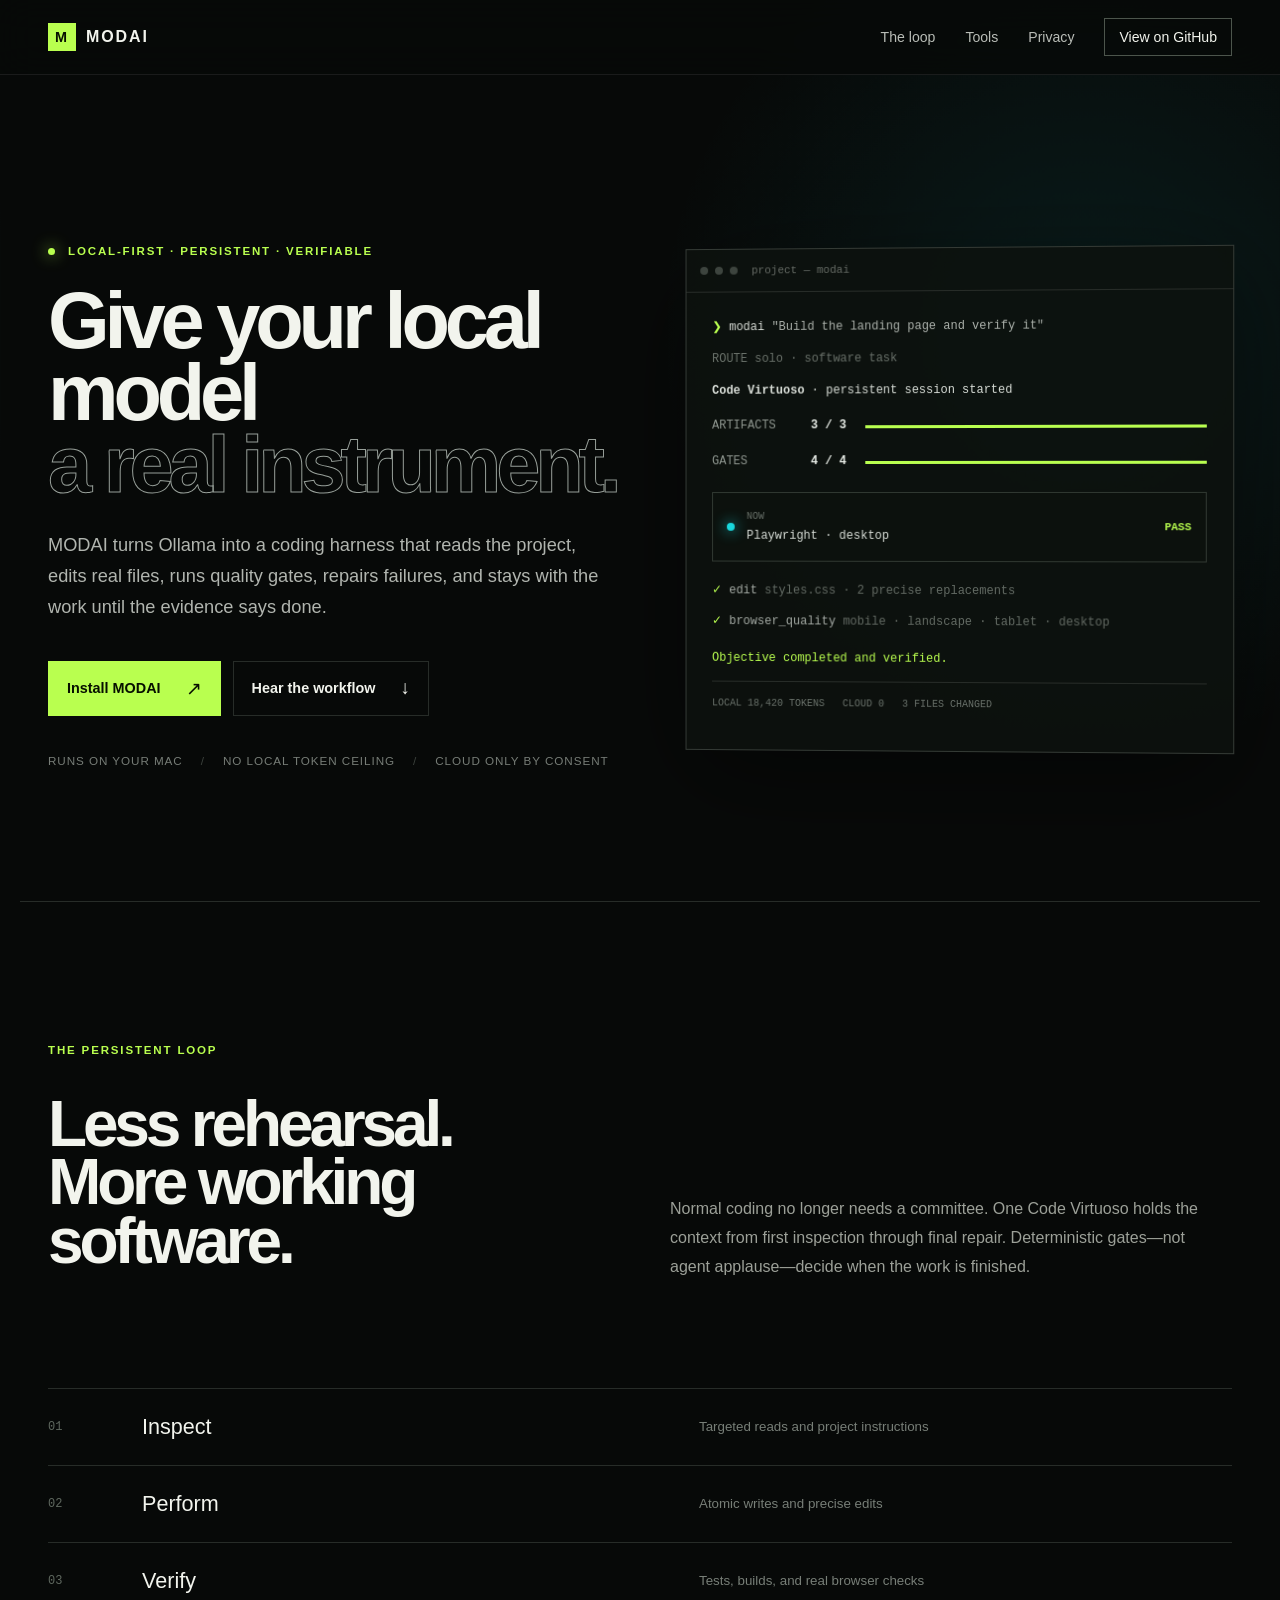
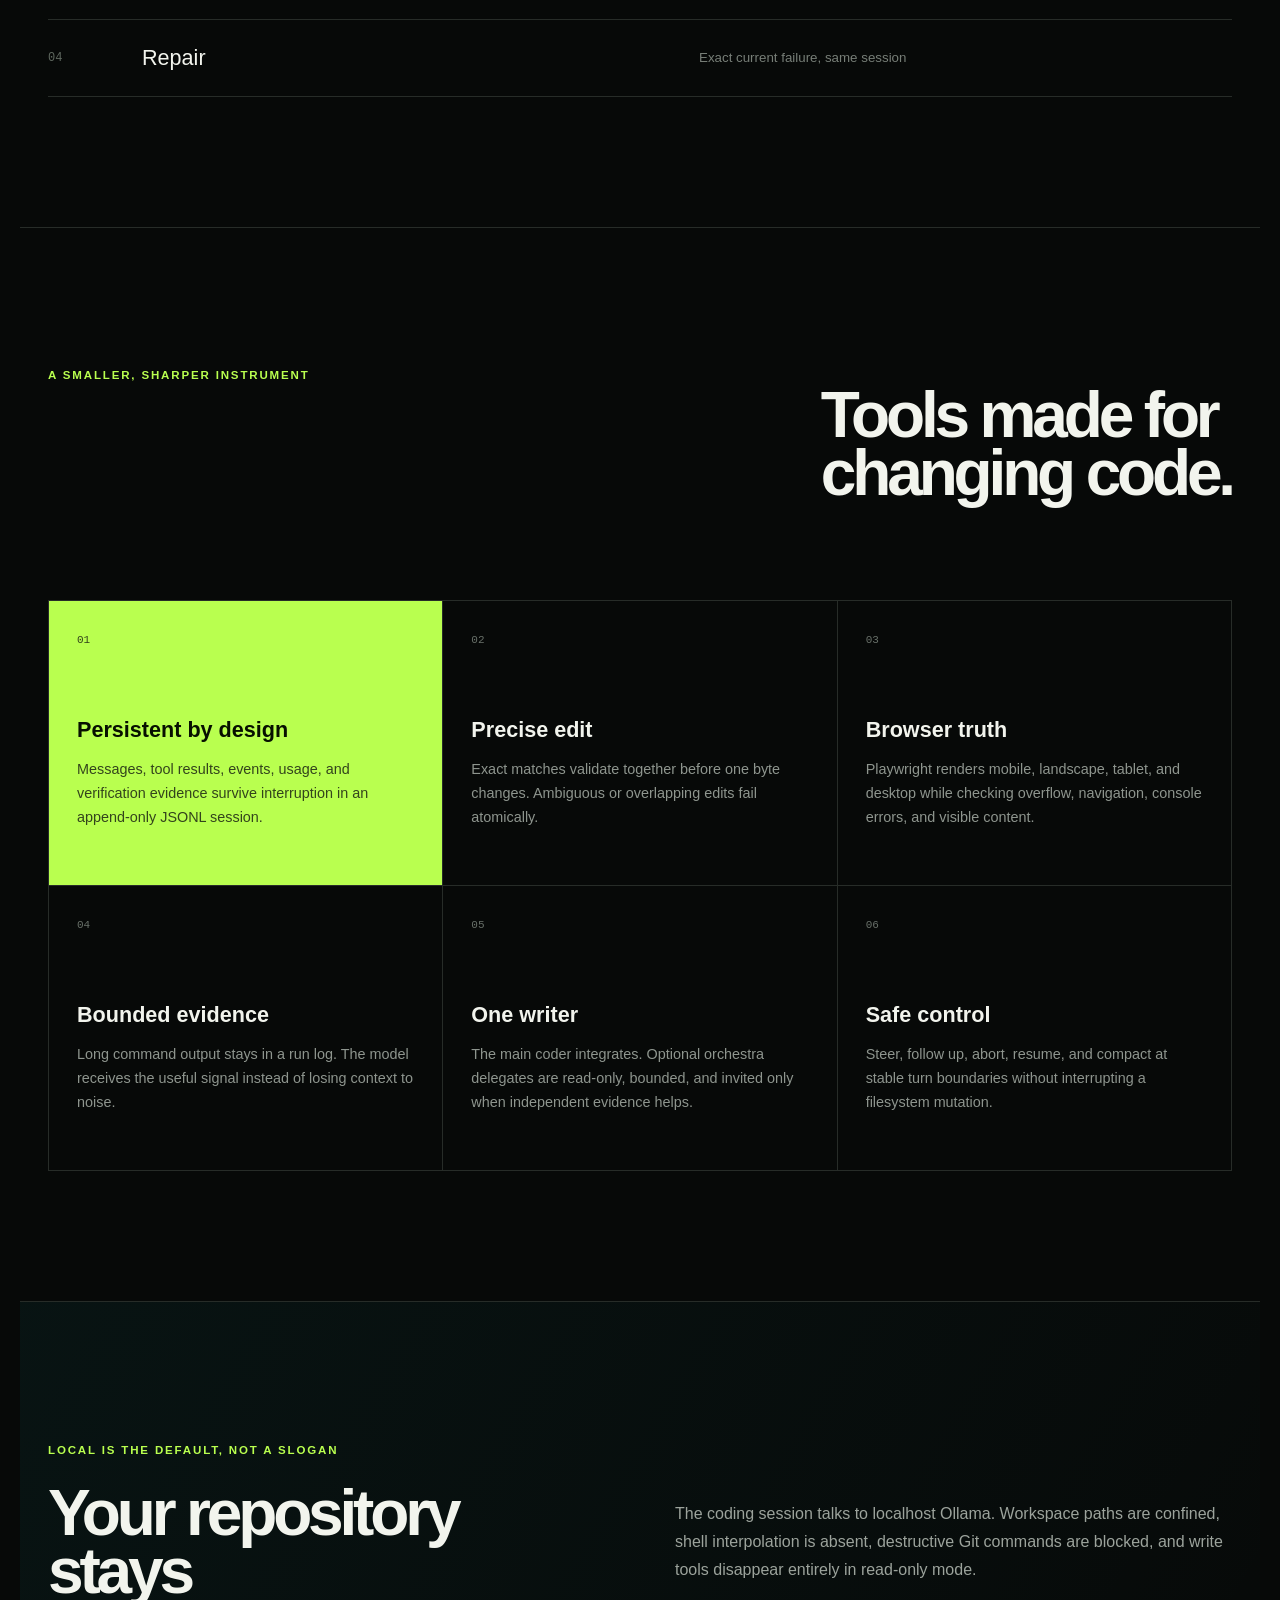
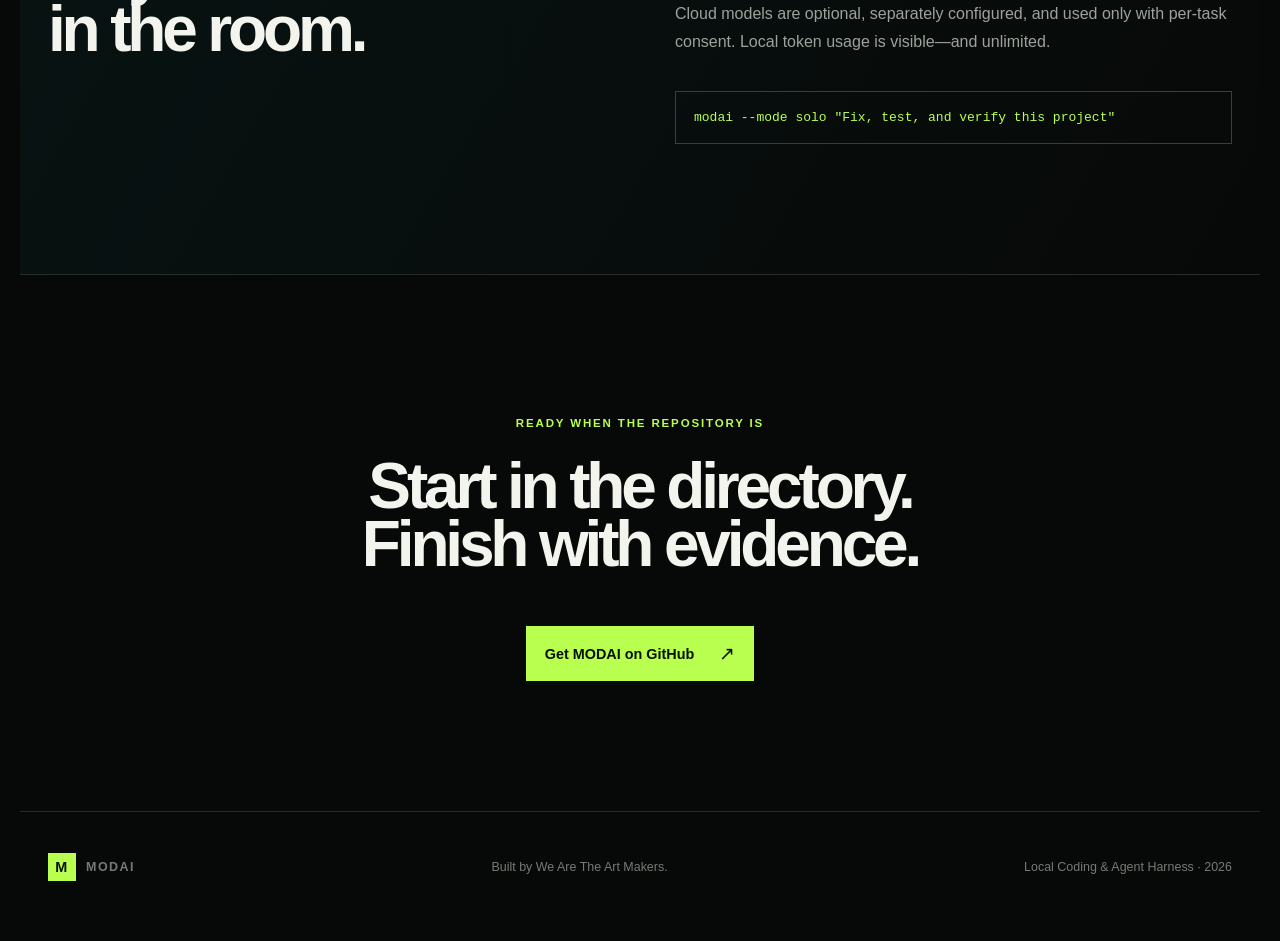
<file: site/index.html>
<!doctype html>
<html lang="en">
<head>
  <meta charset="utf-8">
  <meta name="viewport" content="width=device-width, initial-scale=1">
  <meta name="theme-color" content="#070908">
  <meta name="description" content="MODAI is a local-first persistent coding and agent harness for Ollama.">
  <title>MODAI — Local Coding & Agent Harness</title>
  <link rel="stylesheet" href="styles.css">
</head>
<body>
  <a class="skip" href="#main">Skip to content</a>
  <header class="nav-shell">
    <nav class="nav" aria-label="Primary navigation">
      <a class="brand" href="#top" aria-label="MODAI home"><span class="brand-mark">M</span>MODAI</a>
      <button class="menu" type="button" aria-expanded="false" aria-controls="nav-links" aria-label="Open navigation menu">
        <span></span><span></span>
      </button>
      <div class="nav-links" id="nav-links">
        <a href="#loop">The loop</a>
        <a href="#tools">Tools</a>
        <a href="#privacy">Privacy</a>
        <a class="nav-cta" href="https://github.com/WeAreTheArtMakers/modAI">View on GitHub</a>
      </div>
    </nav>
  </header>

  <main id="main">
    <section class="hero" id="top">
      <div class="hero-copy">
        <p class="eyebrow"><span></span> Local-first · persistent · verifiable</p>
        <h1>Give your local model<br><em>a real instrument.</em></h1>
        <p class="lede">MODAI turns Ollama into a coding harness that reads the project, edits real files, runs quality gates, repairs failures, and stays with the work until the evidence says done.</p>
        <div class="actions">
          <a class="button primary" href="https://github.com/WeAreTheArtMakers/modAI#quick-start-on-macos">Install MODAI <span>↗</span></a>
          <a class="button ghost" href="#loop">Hear the workflow <span>↓</span></a>
        </div>
        <div class="signal-row" aria-label="Key product properties">
          <span>Runs on your Mac</span><span>No local token ceiling</span><span>Cloud only by consent</span>
        </div>
      </div>

      <div class="terminal" aria-label="Example MODAI terminal session">
        <div class="terminal-bar"><i></i><i></i><i></i><span>project — modai</span></div>
        <div class="terminal-body">
          <p class="prompt"><b>❯</b> modai <span>"Build the landing page and verify it"</span></p>
          <p class="muted">ROUTE solo · software task</p>
          <p><strong>Code Virtuoso</strong> · persistent session started</p>
          <div class="score"><span>ARTIFACTS</span><b>3 / 3</b><i class="fill a"></i></div>
          <div class="score"><span>GATES</span><b>4 / 4</b><i class="fill b"></i></div>
          <div class="now"><span class="pulse"></span><div><small>NOW</small><br>Playwright · desktop</div><b>PASS</b></div>
          <p class="tool">✓ edit <span>styles.css · 2 precise replacements</span></p>
          <p class="tool">✓ browser_quality <span>mobile · landscape · tablet · desktop</span></p>
          <p class="done">Objective completed and verified.</p>
          <p class="tokens">LOCAL 18,420 TOKENS&nbsp;&nbsp; CLOUD 0&nbsp;&nbsp; 3 FILES CHANGED</p>
        </div>
      </div>
    </section>

    <section class="statement" id="loop">
      <p class="section-label">The persistent loop</p>
      <h2>Less rehearsal.<br>More working software.</h2>
      <p>Normal coding no longer needs a committee. One Code Virtuoso holds the context from first inspection through final repair. Deterministic gates—not agent applause—decide when the work is finished.</p>
      <ol class="loop">
        <li><b>01</b><span>Inspect</span><small>Targeted reads and project instructions</small></li>
        <li><b>02</b><span>Perform</span><small>Atomic writes and precise edits</small></li>
        <li><b>03</b><span>Verify</span><small>Tests, builds, and real browser checks</small></li>
        <li><b>04</b><span>Repair</span><small>Exact current failure, same session</small></li>
      </ol>
    </section>

    <section class="grid-section" id="tools">
      <div class="section-head">
        <p class="section-label">A smaller, sharper instrument</p>
        <h2>Tools made for<br>changing code.</h2>
      </div>
      <div class="feature-grid">
        <article class="feature accent"><span>01</span><h3>Persistent by design</h3><p>Messages, tool results, events, usage, and verification evidence survive interruption in an append-only JSONL session.</p></article>
        <article class="feature"><span>02</span><h3>Precise edit</h3><p>Exact matches validate together before one byte changes. Ambiguous or overlapping edits fail atomically.</p></article>
        <article class="feature"><span>03</span><h3>Browser truth</h3><p>Playwright renders mobile, landscape, tablet, and desktop while checking overflow, navigation, console errors, and visible content.</p></article>
        <article class="feature"><span>04</span><h3>Bounded evidence</h3><p>Long command output stays in a run log. The model receives the useful signal instead of losing context to noise.</p></article>
        <article class="feature"><span>05</span><h3>One writer</h3><p>The main coder integrates. Optional orchestra delegates are read-only, bounded, and invited only when independent evidence helps.</p></article>
        <article class="feature"><span>06</span><h3>Safe control</h3><p>Steer, follow up, abort, resume, and compact at stable turn boundaries without interrupting a filesystem mutation.</p></article>
      </div>
    </section>

    <section class="privacy" id="privacy">
      <div>
        <p class="section-label">Local is the default, not a slogan</p>
        <h2>Your repository stays<br>in the room.</h2>
      </div>
      <div class="privacy-copy">
        <p>The coding session talks to localhost Ollama. Workspace paths are confined, shell interpolation is absent, destructive Git commands are blocked, and write tools disappear entirely in read-only mode.</p>
        <p>Cloud models are optional, separately configured, and used only with per-task consent. Local token usage is visible—and unlimited.</p>
        <code>modai --mode solo "Fix, test, and verify this project"</code>
      </div>
    </section>

    <section class="final-cta">
      <p class="section-label">Ready when the repository is</p>
      <h2>Start in the directory.<br>Finish with evidence.</h2>
      <a class="button primary" href="https://github.com/WeAreTheArtMakers/modAI">Get MODAI on GitHub <span>↗</span></a>
    </section>
  </main>

  <footer>
    <a class="brand" href="#top"><span class="brand-mark">M</span>MODAI</a>
    <p>Built by <a href="https://wearetheartmakers.com">We Are The Art Makers</a>.</p>
    <p>Local Coding & Agent Harness · 2026</p>
  </footer>
  <script src="app.js"></script>
</body>
</html>
</file>
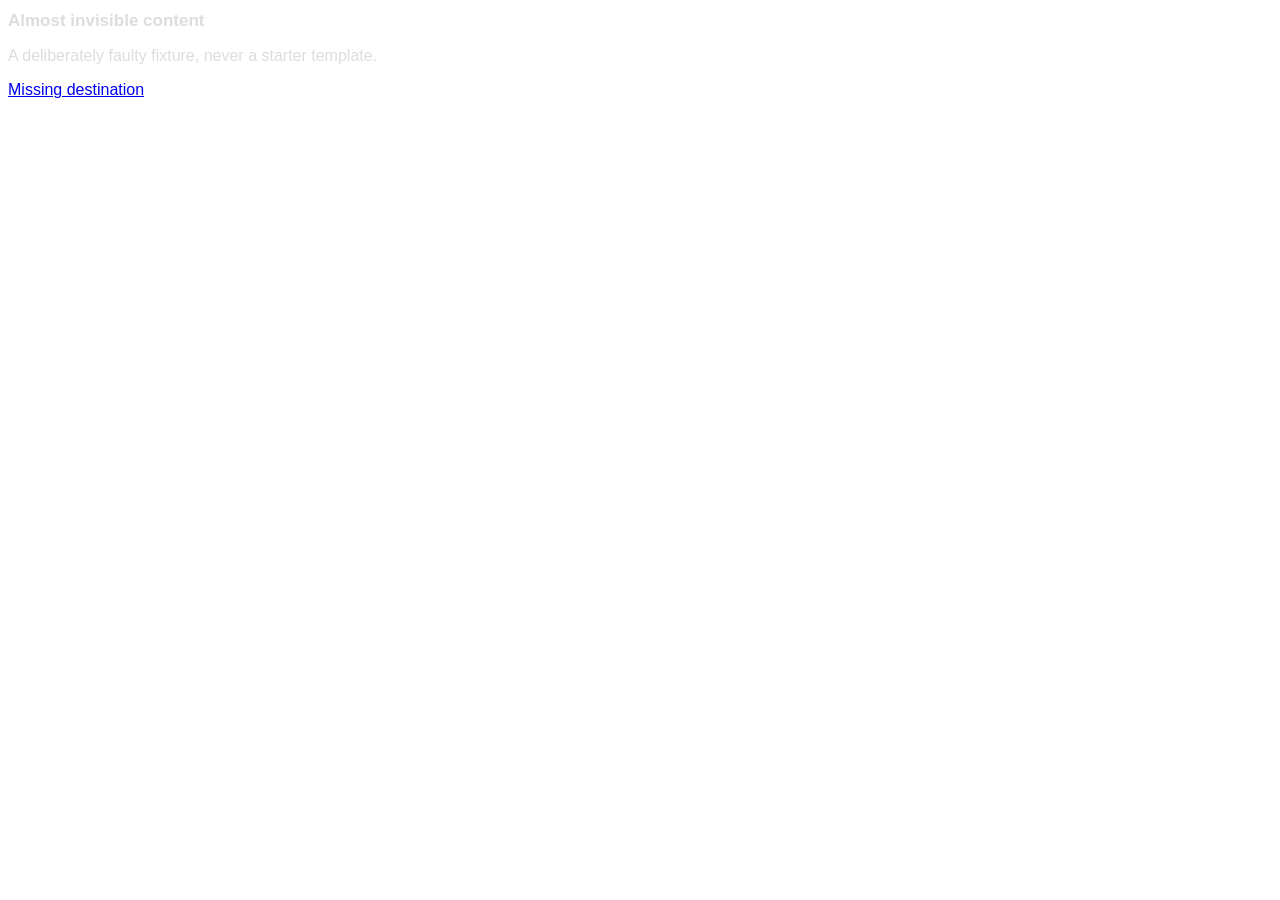
<file: tests/fixtures/visual/broken/index.html>
<!doctype html><html lang="en"><meta charset="utf-8"><meta name="viewport" content="width=device-width,initial-scale=1"><title>Negative control</title><style>body{width:1000px;color:#ddd;background:#fff;font:16px Arial}h1{font-size:17px}</style><main><h1>Almost invisible content</h1><p>A deliberately faulty fixture, never a starter template.</p><a href="#missing">Missing destination</a></main></html>
</file>
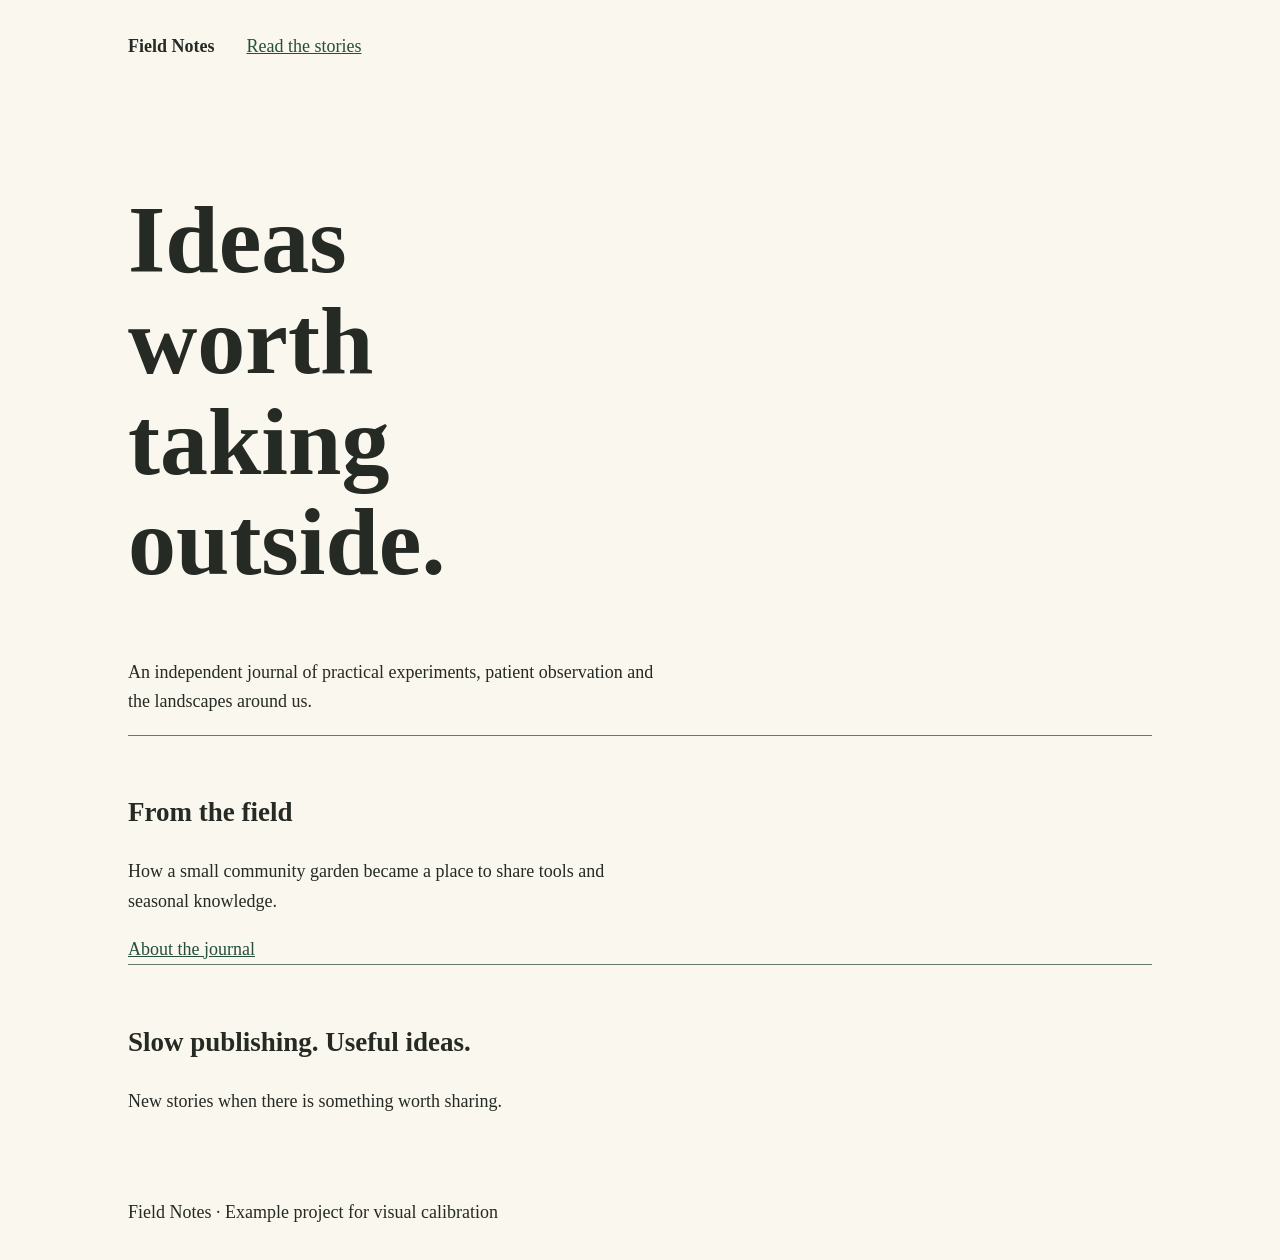
<file: tests/fixtures/visual/editorial/index.html>
<!doctype html><html lang="en"><meta charset="utf-8"><meta name="viewport" content="width=device-width,initial-scale=1"><title>Field Notes</title><style>*{box-sizing:border-box}body{margin:0;background:#faf7ef;color:#252a24;font:18px/1.65 Georgia,serif}header,main,footer{max-width:68rem;margin:auto;padding:2rem}nav{display:flex;gap:2rem;flex-wrap:wrap}a{color:#264e3a}h1{font-size:clamp(2.6rem,8vw,6rem);line-height:1.05;max-width:10ch}p{max-width:60ch}section{border-top:1px solid #677a6b;padding-top:2rem}a:focus-visible{outline:3px solid #264e3a;outline-offset:5px}</style><header><nav><strong>Field Notes</strong><a href="#stories">Read the stories</a></nav></header><main><h1>Ideas worth taking outside.</h1><p>An independent journal of practical experiments, patient observation and the landscapes around us.</p><section id="stories"><h2>From the field</h2><p>How a small community garden became a place to share tools and seasonal knowledge.</p><a href="#about">About the journal</a></section><section id="about"><h2>Slow publishing. Useful ideas.</h2><p>New stories when there is something worth sharing.</p></section></main><footer>Field Notes · Example project for visual calibration</footer></html>
</file>
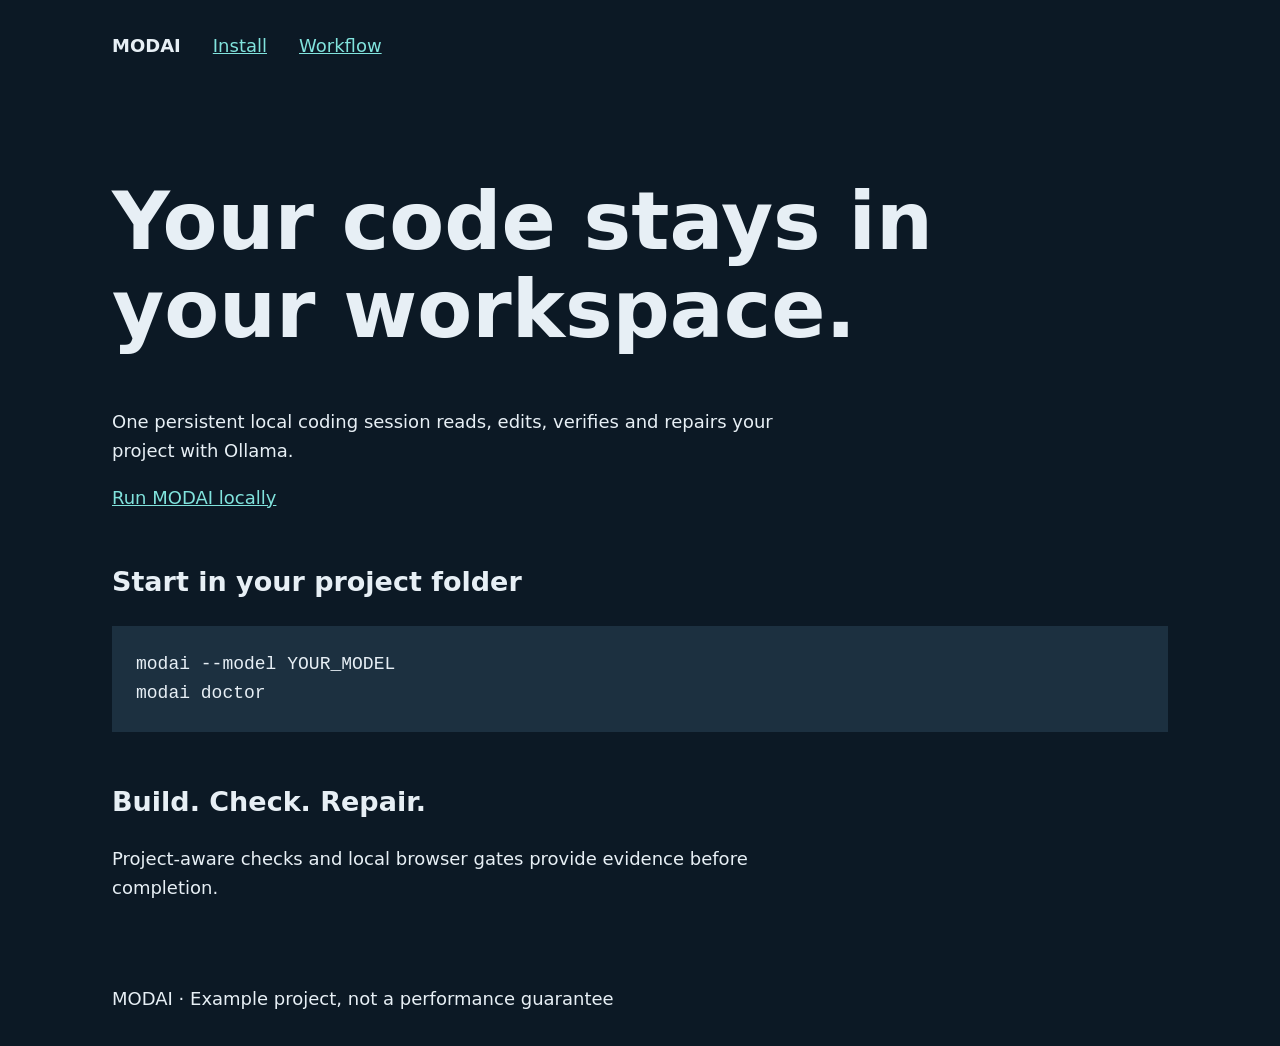
<file: tests/fixtures/visual/technical/index.html>
<!doctype html><html lang="en"><meta charset="utf-8"><meta name="viewport" content="width=device-width,initial-scale=1"><title>MODAI — Local coding</title><style>*{box-sizing:border-box}body{margin:0;background:#0c1925;color:#e7eff5;font:18px/1.6 system-ui}header,main,footer{max-width:70rem;margin:auto;padding:2rem}nav{display:flex;gap:2rem;flex-wrap:wrap}a{color:#81e3dd}h1{font-size:clamp(2.5rem,7vw,5rem);line-height:1.1;max-width:16ch}p{max-width:60ch}pre{background:#1c3040;padding:1.5rem;white-space:pre-wrap;overflow-wrap:anywhere}section{margin-top:3rem}a:focus-visible{outline:3px solid #81e3dd;outline-offset:4px}</style><header><nav><strong>MODAI</strong><a href="#install">Install</a><a href="#workflow">Workflow</a></nav></header><main><h1>Your code stays in your workspace.</h1><p>One persistent local coding session reads, edits, verifies and repairs your project with Ollama.</p><a href="#install">Run MODAI locally</a><section id="install"><h2>Start in your project folder</h2><pre>modai --model YOUR_MODEL
modai doctor</pre></section><section id="workflow"><h2>Build. Check. Repair.</h2><p>Project-aware checks and local browser gates provide evidence before completion.</p></section></main><footer>MODAI · Example project, not a performance guarantee</footer></html>
</file>
<file: site/styles.css>
:root{--ink:#f2f4ed;--muted:#9ca098;--line:#272c28;--panel:#111512;--acid:#b9ff4f;--cyan:#19d7dc;--bg:#070908;--max:1240px;font-family:Inter,ui-sans-serif,-apple-system,BlinkMacSystemFont,"Segoe UI",sans-serif;color:var(--ink);background:var(--bg);font-synthesis:none}
*{box-sizing:border-box}html{scroll-behavior:smooth;overflow-x:hidden}body{margin:0;background:radial-gradient(circle at 85% 8%,rgba(25,215,220,.09),transparent 27rem),var(--bg);overflow-x:hidden}a{color:inherit;text-decoration:none}.skip{position:fixed;left:1rem;top:-4rem;background:var(--acid);color:#071000;padding:.7rem 1rem;z-index:20}.skip:focus{top:1rem}.nav-shell{position:sticky;top:0;z-index:10;border-bottom:1px solid rgba(255,255,255,.08);background:rgba(7,9,8,.78);backdrop-filter:blur(18px)}.nav{height:74px;max-width:var(--max);margin:auto;padding:0 28px;display:flex;align-items:center;justify-content:space-between}.brand{display:inline-flex;align-items:center;gap:10px;font-weight:800;letter-spacing:.12em}.brand-mark{display:grid;place-items:center;width:28px;height:28px;color:#071000;background:var(--acid);font-size:.9rem}.nav-links{display:flex;align-items:center;gap:30px;color:#b9bdb7;font-size:.88rem}.nav-links a:hover{color:white}.nav-cta{border:1px solid #4c554c;padding:10px 14px;color:var(--ink)!important}.menu{display:none;border:0;background:transparent;width:42px;height:42px;padding:10px}.menu span{display:block;height:1px;background:white;margin:7px 0}.hero{max-width:var(--max);min-height:calc(100vh - 74px);margin:auto;padding:96px 28px 72px;display:grid;grid-template-columns:1.02fr .98fr;gap:64px;align-items:center}.eyebrow,.section-label{text-transform:uppercase;letter-spacing:.16em;font-size:.72rem;font-weight:700;color:var(--acid)}.eyebrow span{display:inline-block;width:7px;height:7px;border-radius:50%;background:var(--acid);box-shadow:0 0 16px var(--acid);margin-right:8px}.hero h1,.statement h2,.section-head h2,.privacy h2,.final-cta h2{font-size:clamp(3rem,6.2vw,6.6rem);line-height:.91;letter-spacing:-.065em;margin:28px 0;font-weight:650}.hero h1 em{font-style:normal;color:transparent;-webkit-text-stroke:1px #98a09a}.lede{font-size:1.14rem;line-height:1.7;color:#b1b5af;max-width:640px}.actions{display:flex;gap:12px;margin:38px 0}.button{display:inline-flex;align-items:center;justify-content:space-between;gap:25px;padding:15px 18px;border:1px solid var(--line);font-size:.9rem;font-weight:700}.button span{font-size:1.2rem}.button.primary{background:var(--acid);color:#071000;border-color:var(--acid)}.button.primary:hover{background:#d4ff91}.button.ghost:hover{border-color:#778178}.signal-row{display:flex;gap:18px;flex-wrap:wrap;color:#777d77;font-size:.73rem;text-transform:uppercase;letter-spacing:.08em}.signal-row span:not(:last-child)::after{content:"/";margin-left:18px;color:#3c423d}.terminal{min-width:0;border:1px solid #343a35;background:rgba(13,17,14,.9);box-shadow:0 30px 100px rgba(0,0,0,.5);transform:perspective(1100px) rotateY(-2deg)}.terminal-bar{height:43px;display:flex;align-items:center;gap:7px;padding:0 14px;border-bottom:1px solid var(--line);color:#646a64;font:11px ui-monospace,SFMono-Regular,Menlo,monospace}.terminal-bar i{width:8px;height:8px;border-radius:50%;background:#3d443e}.terminal-bar span{margin-left:7px}.terminal-body{padding:26px;font:12px/1.65 ui-monospace,SFMono-Regular,Menlo,monospace;color:#d8ddd7}.terminal-body p{margin:0 0 12px}.prompt b{color:var(--acid)}.prompt span{color:#aab0aa}.muted,.tokens{color:#687069}.score{display:grid;grid-template-columns:90px 45px 1fr;gap:10px;align-items:center;margin:16px 0;color:#8e968f}.score b{color:#e7ece6}.score i{height:3px;background:#242a25;position:relative}.score i::after{content:"";position:absolute;inset:0;background:var(--acid);transform-origin:left;animation:load 1.8s ease both}.score .b::after{animation-delay:.35s}.now{display:flex;align-items:center;gap:12px;padding:14px;margin:20px 0;border:1px solid #303831;background:#0c110d}.now small{color:#687069}.now b{margin-left:auto;color:var(--acid);font-size:11px}.pulse{width:8px;height:8px;border-radius:50%;background:var(--cyan);box-shadow:0 0 14px var(--cyan);animation:pulse 1.4s infinite}.tool{color:#a4aaa4}.tool::first-letter{color:var(--acid)}.tool span{color:#626a63}.done{color:var(--acid);padding-top:5px}.tokens{font-size:10px!important;border-top:1px solid var(--line);padding-top:14px}.statement,.grid-section,.privacy,.final-cta{max-width:var(--max);margin:auto;padding:130px 28px;border-top:1px solid var(--line)}.statement{display:grid;grid-template-columns:1fr 1fr;column-gap:60px}.statement .section-label{grid-column:1/-1}.statement h2,.section-head h2,.privacy h2,.final-cta h2{font-size:clamp(2.7rem,5vw,5.4rem)}.statement>p:not(.section-label){color:var(--muted);line-height:1.8;max-width:540px;align-self:end}.loop{grid-column:1/-1;list-style:none;margin:90px 0 0;padding:0;border-top:1px solid var(--line)}.loop li{display:grid;grid-template-columns:70px 1fr 1fr;gap:24px;align-items:center;padding:25px 0;border-bottom:1px solid var(--line)}.loop b{color:#5f685f;font:12px ui-monospace,monospace}.loop span{font-size:1.35rem}.loop small{color:#777e77}.section-head{display:flex;align-items:end;justify-content:space-between}.section-head .section-label{align-self:start}.feature-grid{display:grid;grid-template-columns:repeat(3,1fr);margin-top:70px;border-top:1px solid var(--line);border-left:1px solid var(--line)}.feature{min-height:285px;padding:28px;border-right:1px solid var(--line);border-bottom:1px solid var(--line);position:relative}.feature span{font:11px ui-monospace,monospace;color:#687069}.feature h3{font-size:1.35rem;margin:70px 0 15px}.feature p{color:#8e958e;line-height:1.65;font-size:.9rem}.feature.accent{background:var(--acid);color:#071000}.feature.accent span,.feature.accent p{color:#33441c}.privacy{display:grid;grid-template-columns:1fr 1fr;gap:70px;background:linear-gradient(120deg,rgba(25,215,220,.05),transparent)}.privacy-copy{padding-top:52px}.privacy-copy p{color:#9ca39c;line-height:1.75}.privacy code{display:block;margin-top:35px;padding:18px;border:1px solid #364037;color:var(--acid);overflow-wrap:anywhere}.final-cta{text-align:center}.final-cta .button{margin-top:25px}footer{max-width:var(--max);margin:auto;padding:35px 28px 55px;border-top:1px solid var(--line);display:flex;align-items:center;justify-content:space-between;color:#747b74;font-size:.78rem}footer a:hover{color:white}
@keyframes load{from{transform:scaleX(0)}to{transform:scaleX(1)}}@keyframes pulse{50%{opacity:.35;transform:scale(.8)}}
@media(max-width:900px){.hero{grid-template-columns:1fr;padding-top:70px}.terminal{transform:none}.statement,.privacy{grid-template-columns:1fr}.statement>p:not(.section-label){align-self:auto}.feature-grid{grid-template-columns:repeat(2,1fr)}.privacy-copy{padding-top:0}}
@media(max-width:680px){.nav{padding:0 18px}.menu{display:block}.nav-links{position:absolute;top:74px;left:0;right:0;padding:24px 20px;background:#0a0d0b;border-bottom:1px solid var(--line);display:none;flex-direction:column;align-items:stretch}.nav-links.open{display:flex}.hero,.statement,.grid-section,.privacy,.final-cta{padding-left:18px;padding-right:18px}.hero{padding-top:55px;gap:45px}.hero h1{font-size:clamp(3rem,15vw,5rem)}.actions{flex-direction:column}.button{width:100%}.signal-row{display:grid;gap:8px}.signal-row span::after{display:none}.terminal-body{padding:18px;font-size:10.5px}.statement,.grid-section,.privacy,.final-cta{padding-top:90px;padding-bottom:90px}.statement{display:block}.loop{margin-top:55px}.loop li{grid-template-columns:40px 1fr}.loop small{grid-column:2}.feature-grid{grid-template-columns:1fr}.feature{min-height:235px}.feature h3{margin-top:45px}.privacy{gap:15px}footer{align-items:flex-start;gap:20px;flex-direction:column}}
@media(prefers-reduced-motion:reduce){html{scroll-behavior:auto}*,*::before,*::after{animation:none!important;transition:none!important}}
</file>
